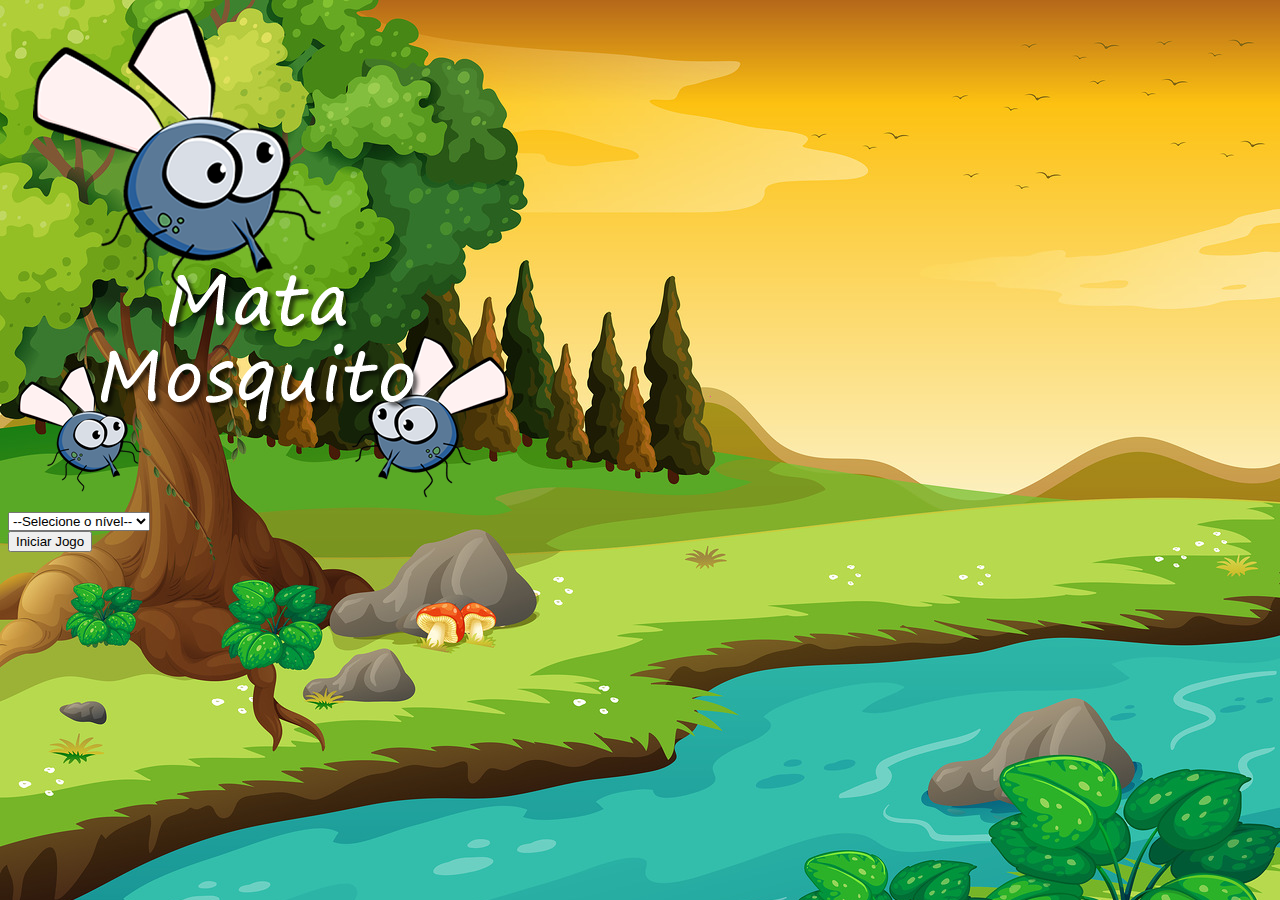
<file: index.html>
<!DOCTYPE html>
<html lang="pt-br">
    
    <head>

        <meta charset="UTF-8">
        <meta http-equiv="X-UA-Compatible" content="IE=edge">
        <meta name="viewport" content="width=device-width, initial-scale=1.0">

        <!-- CSS only -->
        <link href="https://cdn.jsdelivr.net/npm/bootstrap@5.0.1/dist/css/bootstrap.min.css" rel="stylesheet" integrity="sha384-+0n0xVW2eSR5OomGNYDnhzAbDsOXxcvSN1TPprVMTNDbiYZCxYbOOl7+AMvyTG2x" crossorigin="anonymous">

        <link rel="stylesheet" href="estilo.css">

        <script>

            function iniciarJogo(){

                let nivel = document.getElementById('nivel').value
                
                if(nivel === ''){
                    alert('Selecione um nível para iniciar o jogo')
                    return false
                }
                
                window.location.href = 'app.html?' + nivel

            }

        </script>
        
        <title>Mata Mosquito</title>

    </head>



    <body>

        <!-- Inicio Container -->
        <div class="container">

            <div class="row">

                <div class="col">

                    <div class="d-flex justify-content-center">

                        <img src="imagens/game.png" alt="">

                    </div>
                   
                </div>
                
            </div>

            <div class="row">

                <div class="col">

                    <div class="d-flex justify-content-center">

                       <div class="mb-2">

                        <select class="form-control" name="" id="nivel">

                            <option value="">--Selecione o nível--</option>
                            <option value="normal">Normal</option>
                            <option value="dificil">Difícil</option>
                            <option value="chucknorris">Chuck Norris</option>
                            
                        </select>

                       </div>

                    </div>
                   
                </div>
                
            </div>
            
            <div class="row">

                <div class="col">

                    <div class="d-flex justify-content-center">

                        <button type="button" class="btn btn-danger btn-lg" onclick="iniciarJogo()">Iniciar Jogo</button>

                    </div>
                   
                </div>
                
            </div>

        </div> 
        <!-- Fim Container -->
        
    </body>

</html>
</file>
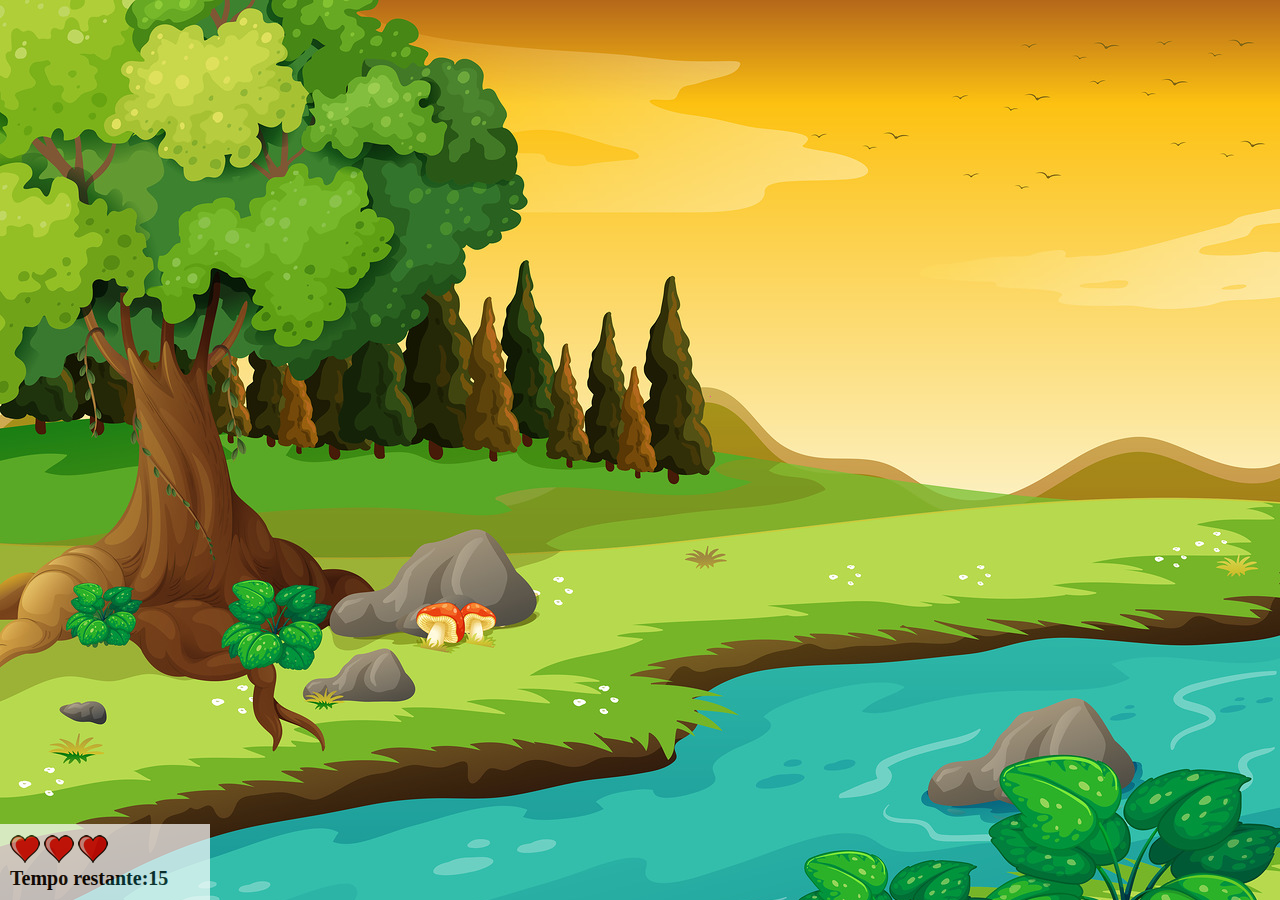
<file: app.html>
<!DOCTYPE html>
<html lang="pt-br">

	<head>

		<meta charset="UTF-8">
		<meta http-equiv="X-UA-Compatible" content="IE=edge">
		<meta name="viewport" content="width=device-width, initial-scale=1.0">

		<link rel="stylesheet" href="estilo.css">

		<script src="jogo.js"></script>

		<title>Mata Mosquito</title>

	</head>


	
	<body onresize="ajustaTamanhoPalcoJogo()">

		<div class="painel">

			<div class="vidas">

				<img id="v1" src="imagens/coracao_cheio.png" alt="">
				<img id="v2" src="imagens/coracao_cheio.png" alt="">
				<img id="v3" src="imagens/coracao_cheio.png" alt="">
				
			</div>

			<div class="cronometro">

				Tempo restante:<span id="cronometro"></span>

			</div>

		</div>
		

		<script>

			document.getElementById('cronometro').innerHTML = tempo
			
			let criaMosquito = setInterval(function(){
				posicaoRandomica()
			}, criaMosquitoTempo)
			
		</script>

	</body>

</html>
</file>
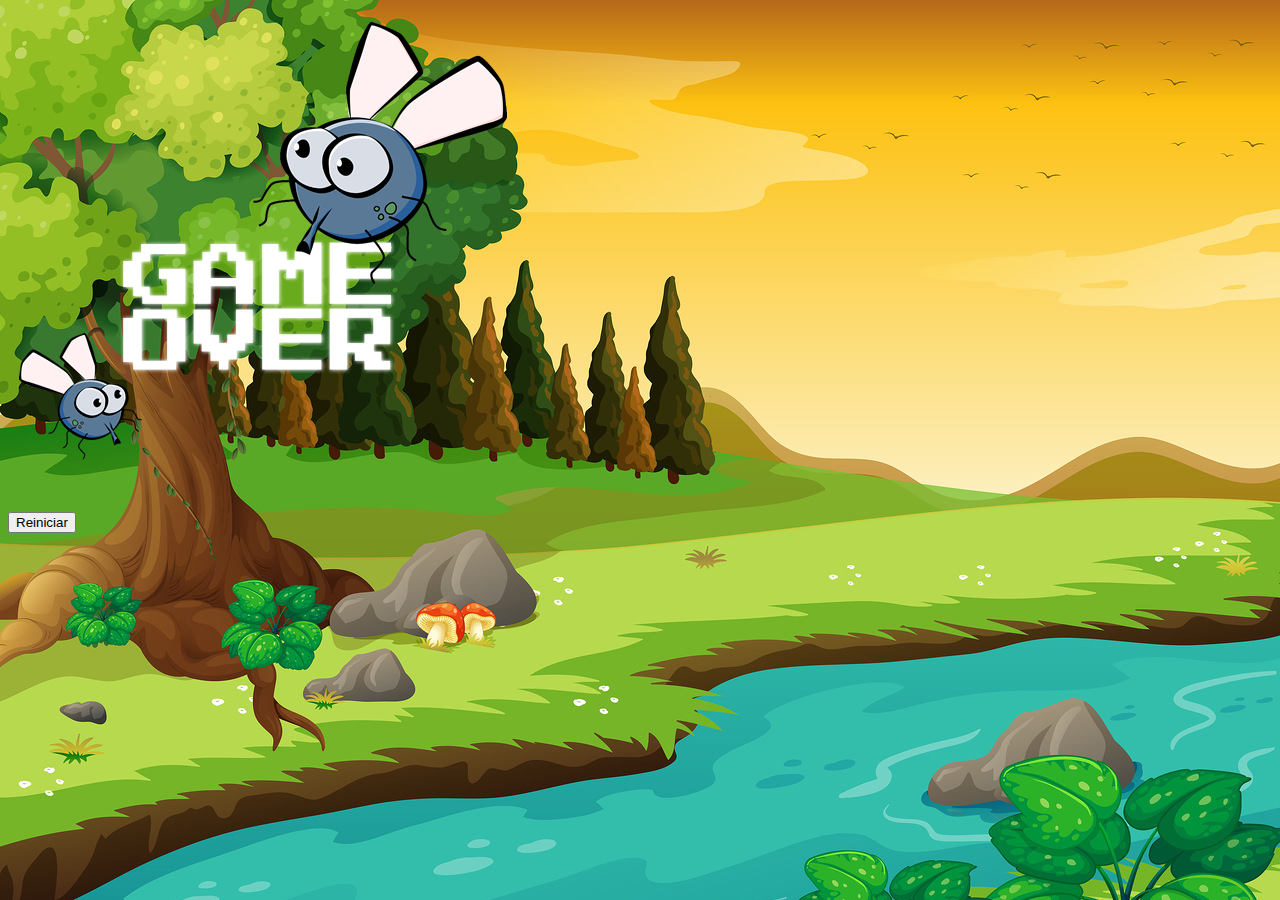
<file: fim_de_jogo.html>
<!DOCTYPE html>
<html lang="pt-br">
    
    <head>

        <meta charset="UTF-8">
        <meta http-equiv="X-UA-Compatible" content="IE=edge">
        <meta name="viewport" content="width=device-width, initial-scale=1.0">

        <!-- CSS only -->
        <link href="https://cdn.jsdelivr.net/npm/bootstrap@5.0.1/dist/css/bootstrap.min.css" rel="stylesheet" integrity="sha384-+0n0xVW2eSR5OomGNYDnhzAbDsOXxcvSN1TPprVMTNDbiYZCxYbOOl7+AMvyTG2x" crossorigin="anonymous">

        <link rel="stylesheet" href="estilo.css">
        
        <title>Mata Mosquito</title>

    </head>



    <body>

         <!-- Inicio Container -->
        <div class="container">

            <div class="row">

                <div class="col">

                    <div class="d-flex justify-content-center">

                        <img src="imagens/game_over.png" alt="">

                    </div>
                   
                </div>
                
            </div>

            <div class="row">

                <div class="col">

                    <div class="d-flex justify-content-center">

                        <button type="button" class="btn btn-success btn-lg" onclick="window.location.href = 'index.html' ">Reiniciar</button>

                    </div>
                   
                </div>
                
            </div>

        </div>
        <!-- Fim Container -->
        
    </body>

</html>
</file>
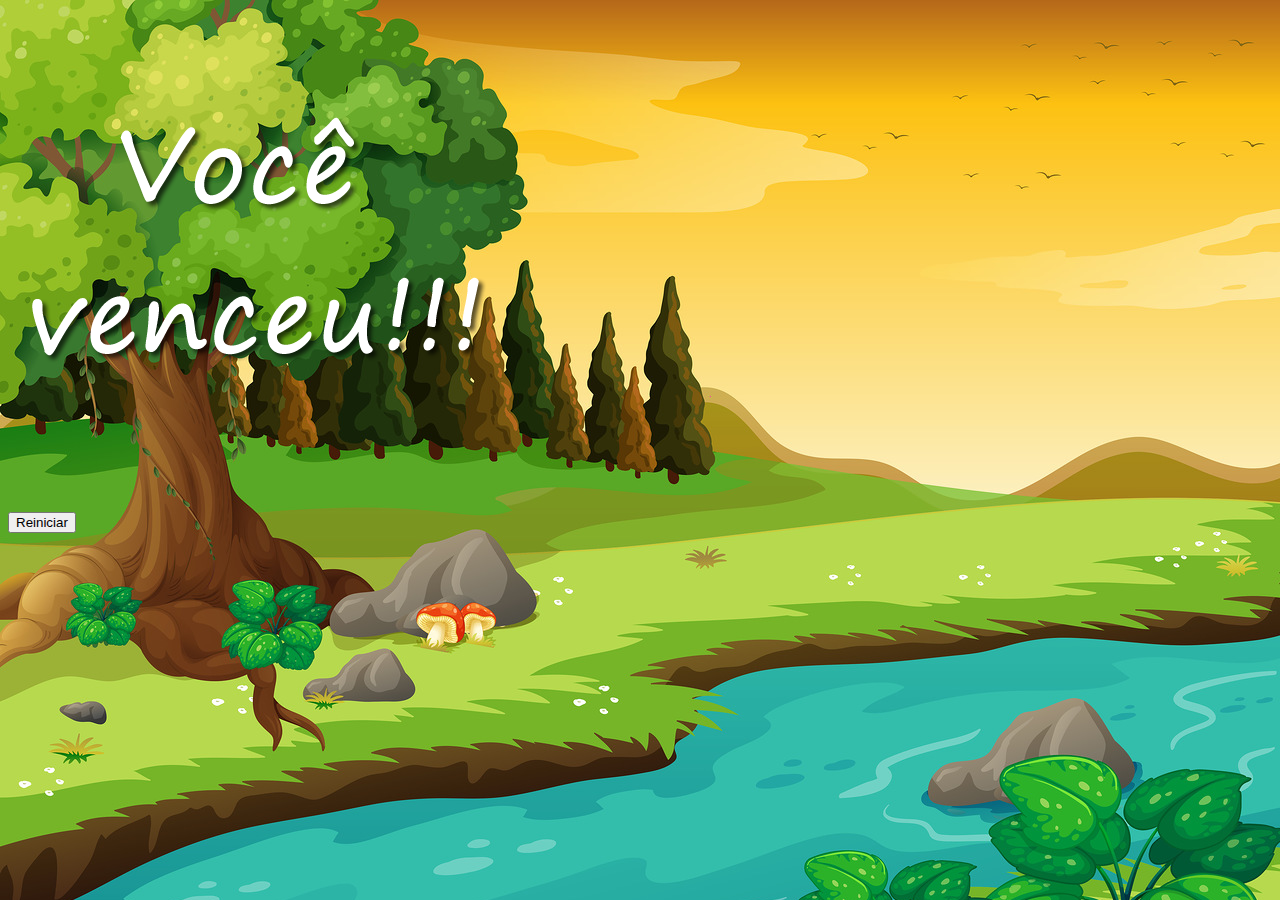
<file: vitoria.html>
<!DOCTYPE html>
<html lang="pt-br">
    
    <head>

        <meta charset="UTF-8">
        <meta http-equiv="X-UA-Compatible" content="IE=edge">
        <meta name="viewport" content="width=device-width, initial-scale=1.0">

        <!-- CSS only -->
        <link href="https://cdn.jsdelivr.net/npm/bootstrap@5.0.1/dist/css/bootstrap.min.css" rel="stylesheet" integrity="sha384-+0n0xVW2eSR5OomGNYDnhzAbDsOXxcvSN1TPprVMTNDbiYZCxYbOOl7+AMvyTG2x" crossorigin="anonymous">

        <link rel="stylesheet" href="estilo.css">
        
        <title>Mata Mosquito</title>

    </head>



    <body>

        <!-- Inicio Container -->
        <div class="container">

            <div class="row">

                <div class="col">

                    <div class="d-flex justify-content-center">

                        <img src="imagens/vitoria.png" alt="">

                    </div>
                   
                </div>
                
            </div>

            <div class="row">

                <div class="col">
                    
                    <div class="d-flex justify-content-center">

                        <button type="button" class="btn btn-success btn-lg" onclick="window.location.href = 'index.html' ">Reiniciar</button>

                    </div>
                   
                </div>
                
            </div>

        </div>
        <!-- Fim Container -->
        
    </body>

</html>
</file>
<file: estilo.css>
html {
    cursor: url('imagens/mata_mosquito.png') 30 30, auto;
}

body {
    background-image: url('imagens/bg.jpg');
    background-repeat: no-repeat;
    background-size: cover;
}

.painel {
    background-color: #fff;
    bottom: 0px;
    border-top: 1px solid #fff;
    left: 0px;
    opacity: 0.7;
    position: absolute;
    padding: 10px;
    width: 190px;
}

.vidas {
    float: left;
}

.cronometro{
    float: left;
    font-size: 20px;
    font-weight: bold;
}

.mosquito1 {
    height: 50px;
    width: 50px;
}

.mosquito2 {
    height: 70px;
    width: 70px;
}

.mosquito3 {
    height: 90px;
    width: 90px;
}

.ladoA{
    transform: scaleX(1);
}

.ladoB{
    transform: scaleX(-1);
}
</file>
